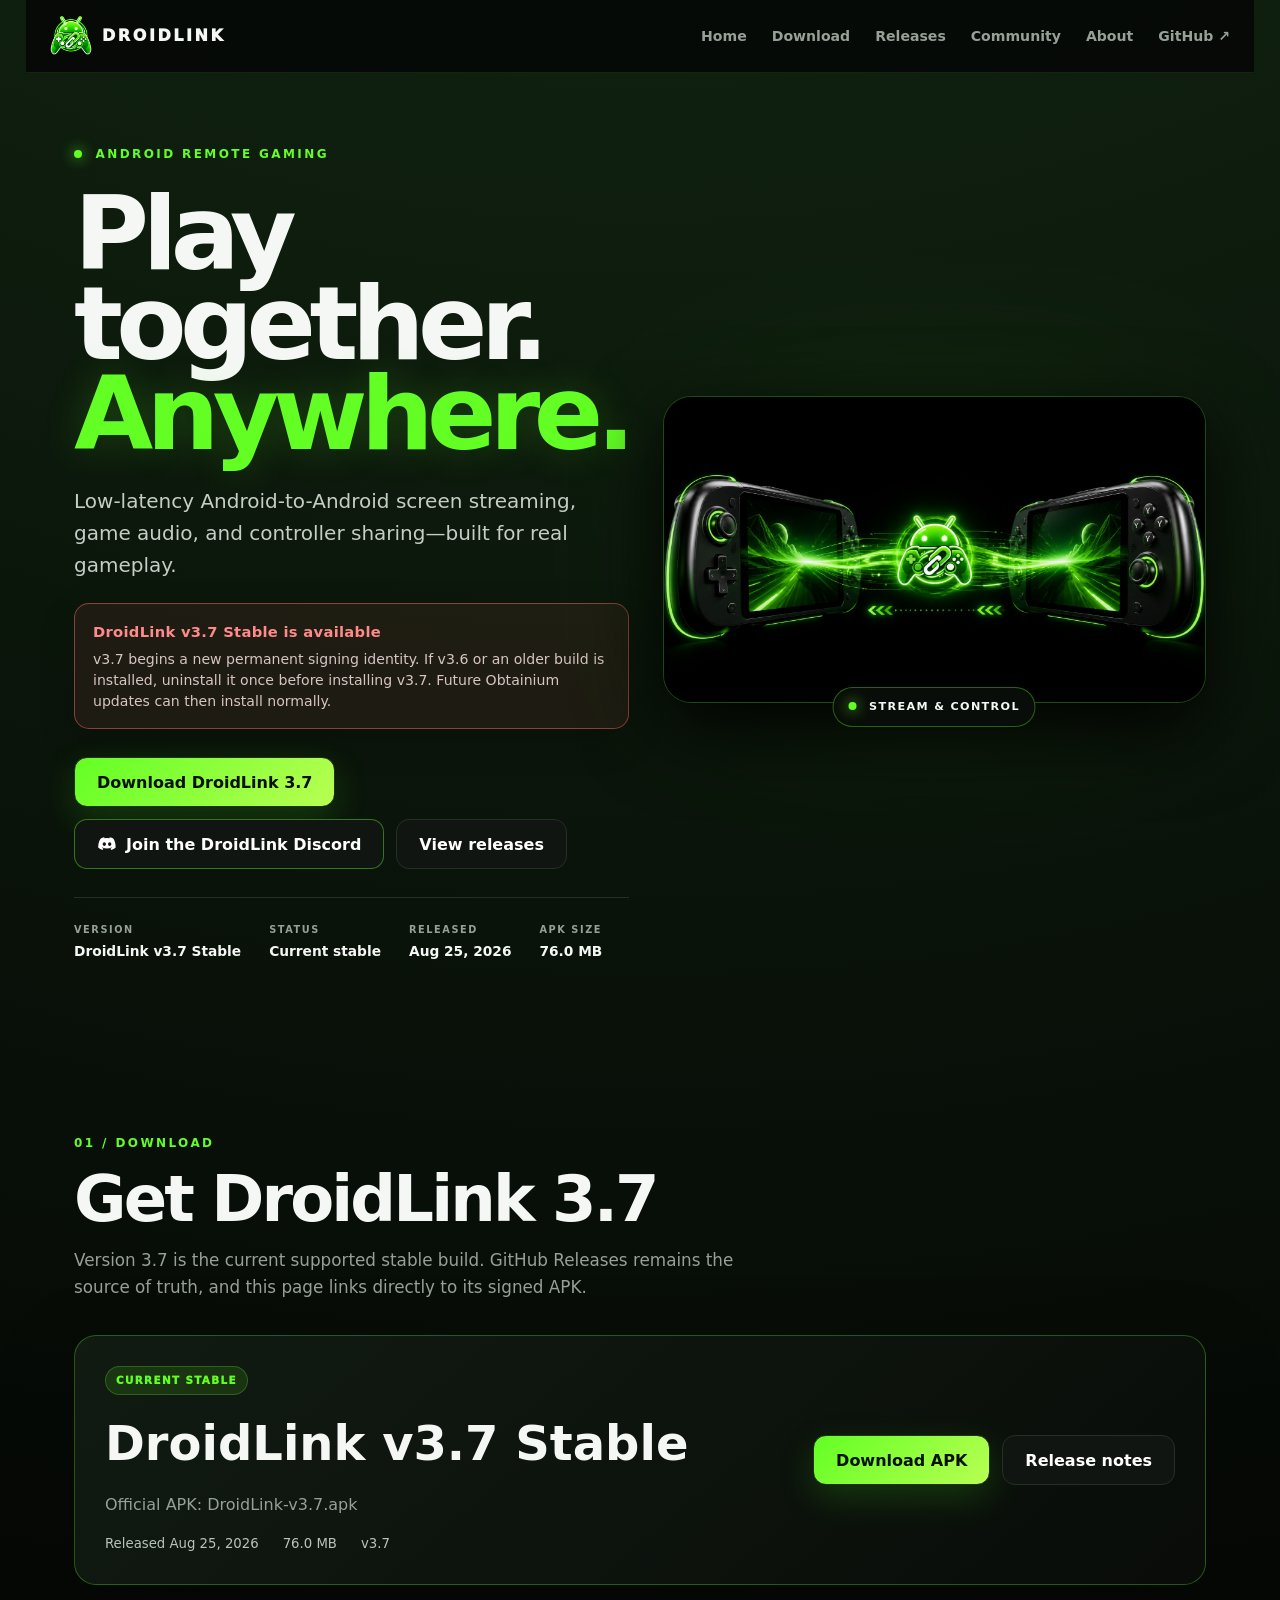
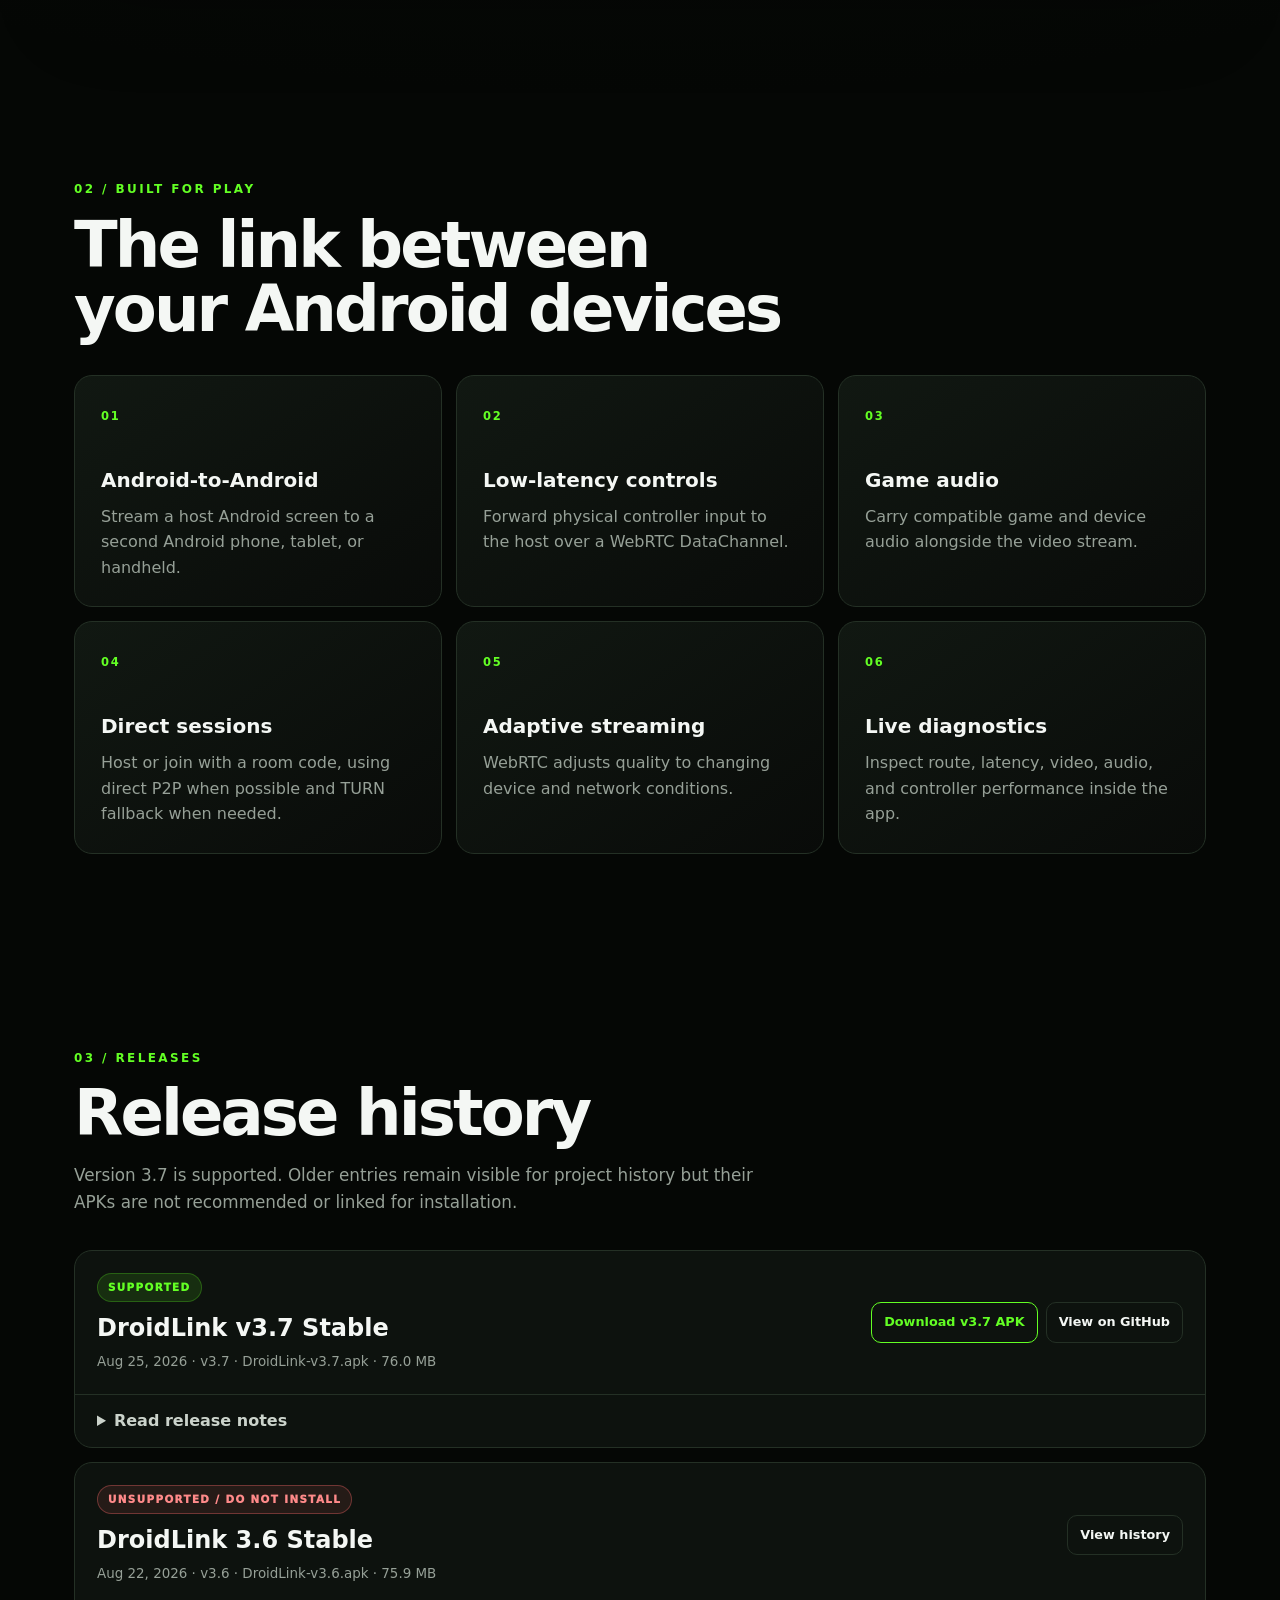
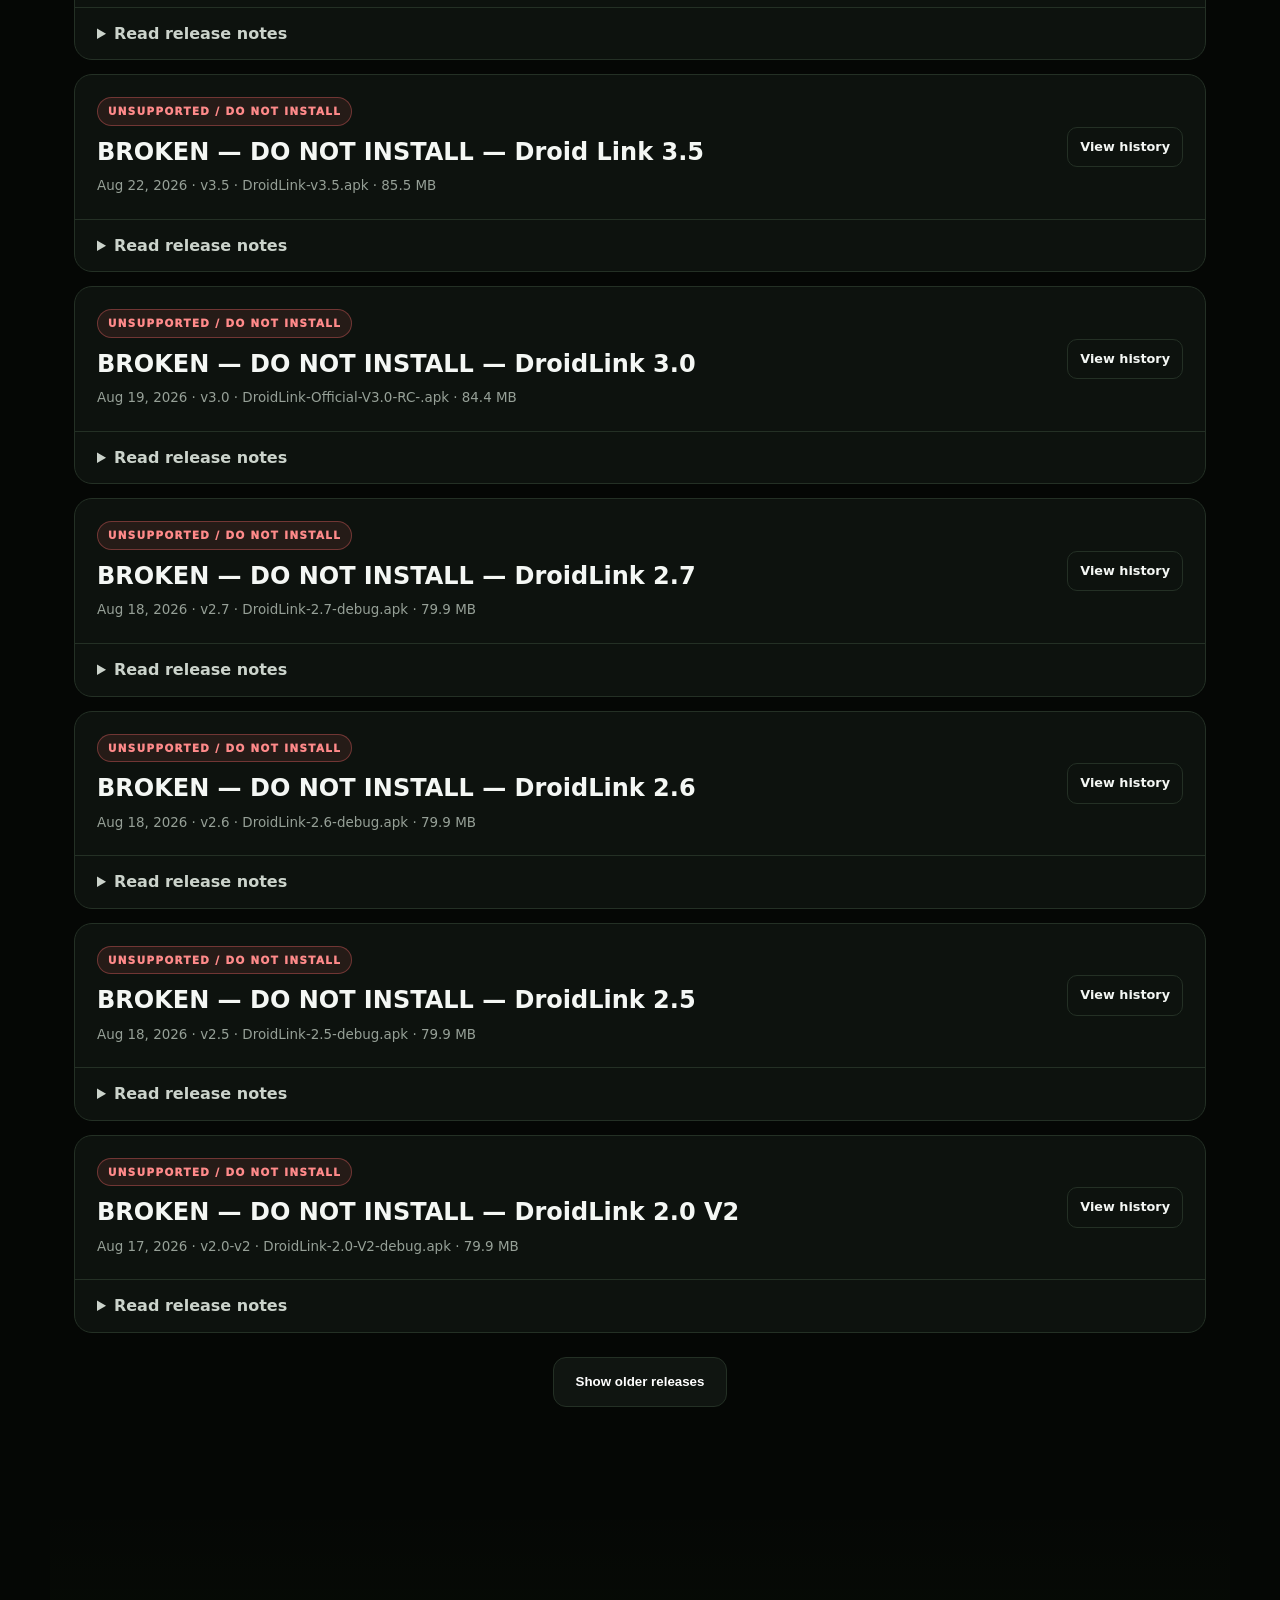
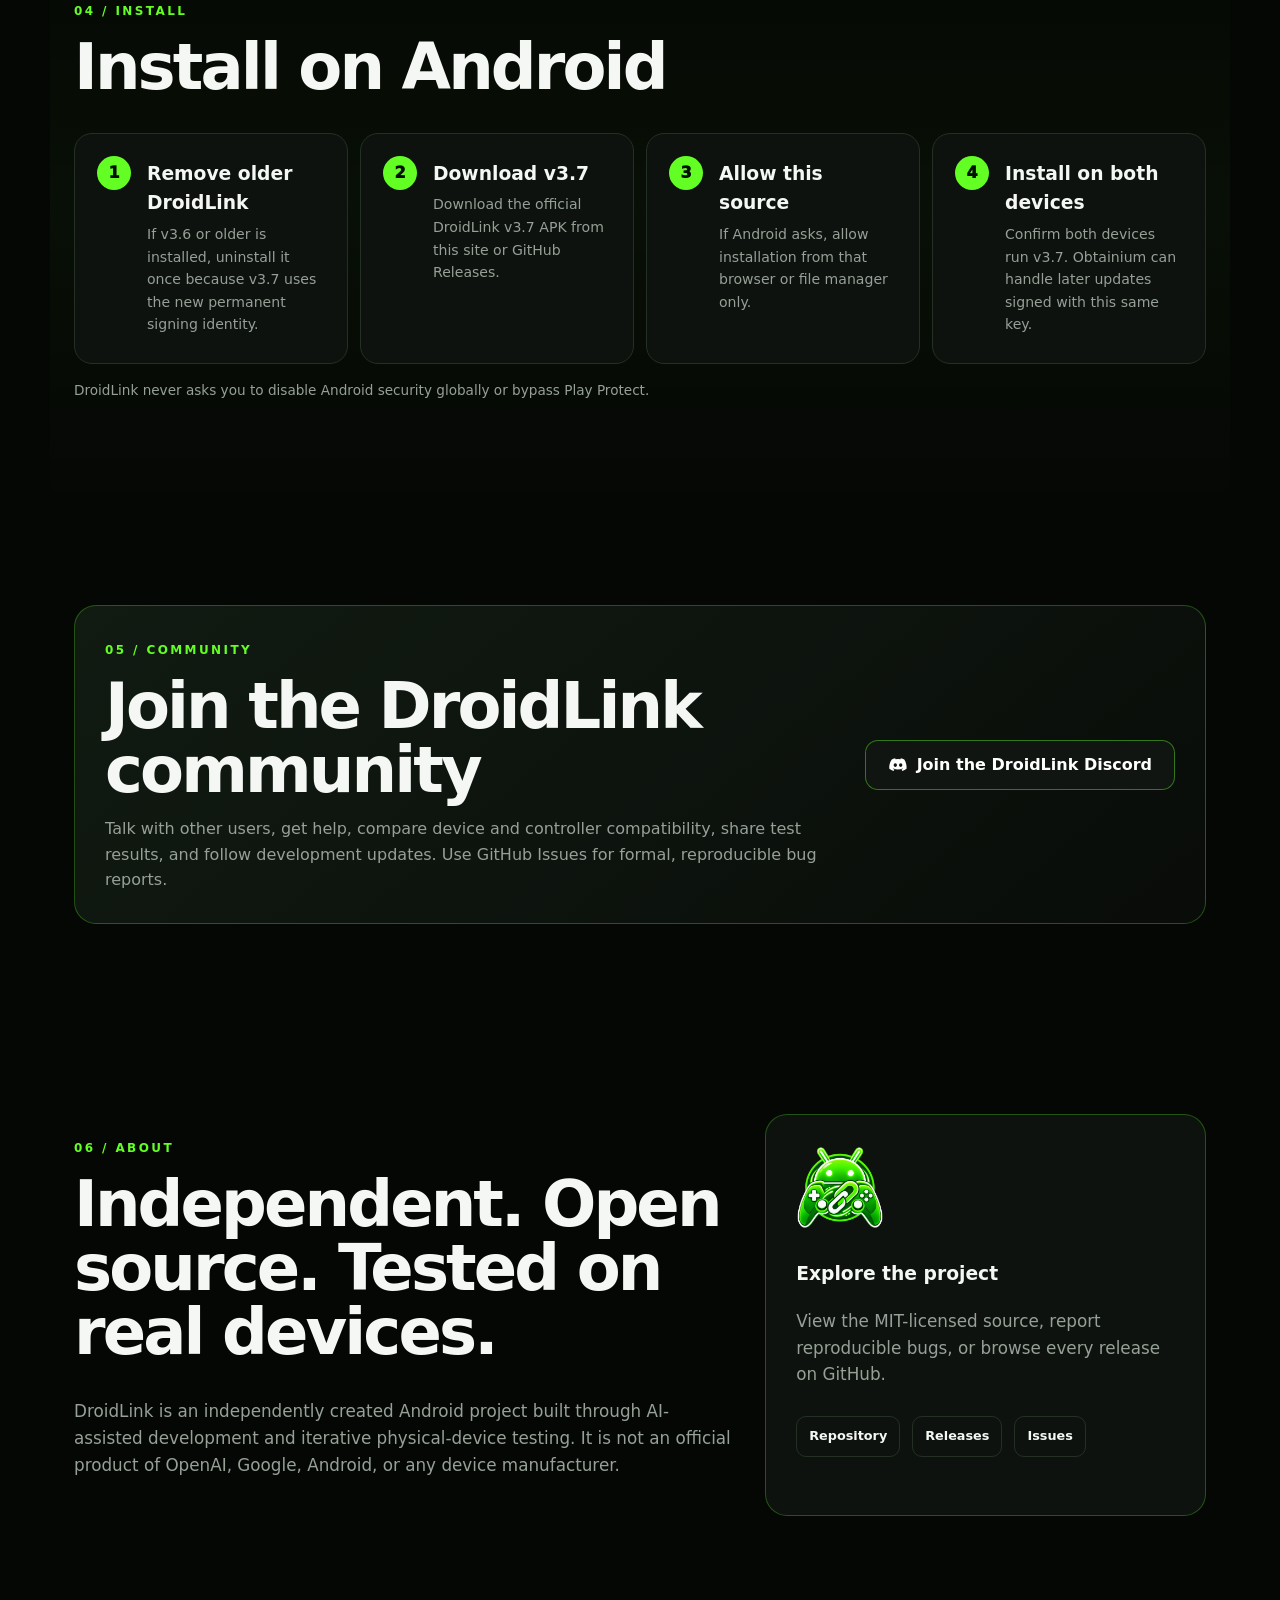
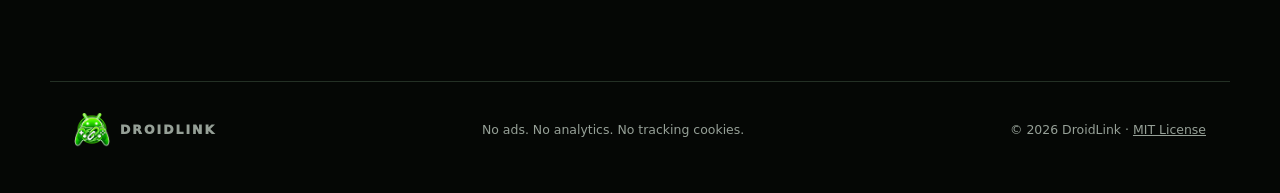
<file: docs/index.html>
<!doctype html>
<html lang="en">
<head>
  <meta charset="utf-8">
  <meta name="viewport" content="width=device-width,initial-scale=1,viewport-fit=cover">
  <meta name="theme-color" content="#050705">
  <meta http-equiv="Content-Security-Policy" content="default-src 'self'; connect-src 'self' https://api.github.com; img-src 'self' data:; style-src 'self'; script-src 'self'; base-uri 'self'; form-action 'none'; frame-ancestors 'none'; upgrade-insecure-requests">
  <meta name="description" content="DroidLink is low-latency Android-to-Android screen streaming, game audio, and controller sharing.">
  <link rel="canonical" href="https://aihoward.github.io/DroidLink/">
  <meta property="og:title" content="DroidLink — Android remote gaming">
  <meta property="og:description" content="Low-latency Android-to-Android screen streaming and controller sharing.">
  <meta property="og:type" content="website">
  <meta property="og:url" content="https://aihoward.github.io/DroidLink/">
  <meta property="og:image" content="assets/droidlink-hero.jpg">
  <meta property="og:image:alt" content="Two Android gaming handhelds connected through DroidLink">
  <meta name="twitter:card" content="summary_large_image">
  <meta name="twitter:title" content="DroidLink — Android remote gaming">
  <meta name="twitter:description" content="Low-latency Android-to-Android screen streaming and controller sharing.">
  <meta name="twitter:image" content="assets/droidlink-hero.jpg">
  <title>DroidLink — Android remote gaming</title>
  <link rel="icon" href="assets/droidlink-logo.png">
  <link rel="stylesheet" href="styles.css">
  <link rel="stylesheet" href="community.css">
  <link rel="stylesheet" href="support-status.css">
  <script src="app.js?v=20260824-1" defer></script>
</head>
<body>
  <a class="skip-link" href="#main">Skip to content</a>
  <header class="site-header">
    <a class="brand" href="#home" aria-label="DroidLink home">
      <img src="assets/droidlink-logo.png" width="42" height="42" alt="">
      <span>DROIDLINK</span>
    </a>
    <button class="menu-toggle" aria-expanded="false" aria-controls="site-nav">Menu</button>
    <nav id="site-nav" aria-label="Main navigation">
      <a href="#home">Home</a><a href="#download">Download</a><a href="#releases">Releases</a><a href="#community">Community</a><a href="#about">About</a>
      <a href="https://github.com/Aihoward/DroidLink" target="_blank" rel="noopener noreferrer">GitHub <span aria-hidden="true">↗</span></a>
    </nav>
  </header>

  <main id="main">
    <section class="hero" id="home">
      <div class="hero-copy">
        <div class="eyebrow"><span class="status-dot"></span> Android remote gaming</div>
        <h1>Play together.<br><span>Anywhere.</span></h1>
        <p class="hero-lede">Low-latency Android-to-Android screen streaming, game audio, and controller sharing—built for real gameplay.</p>
        <aside class="support-alert" aria-labelledby="support-alert-title">
          <strong id="support-alert-title">DroidLink v3.7 Stable is available</strong>
          <p>v3.7 begins a new permanent signing identity. If v3.6 or an older build is installed, uninstall it once before installing v3.7. Future Obtainium updates can then install normally.</p>
        </aside>
        <div class="hero-actions">
          <a class="button button-primary latest-download disabled" href="https://github.com/Aihoward/DroidLink/releases" aria-disabled="true">Checking latest APK…</a>
          <a class="button button-discord" href="https://discord.gg/HdKQpKjWKY" target="_blank" rel="noopener noreferrer">
            <svg aria-hidden="true" viewBox="0 0 24 24" width="20" height="20"><path fill="currentColor" d="M19.5 5.34A16.3 16.3 0 0 0 15.44 4l-.5 1.03a15.1 15.1 0 0 0-5.87 0L8.55 4A16.5 16.5 0 0 0 4.5 5.35C1.93 9.17 1.24 12.9 1.59 16.57a16.5 16.5 0 0 0 4.98 2.5l1.2-1.65a10.8 10.8 0 0 1-1.88-.9l.46-.35c3.63 1.68 7.57 1.68 11.16 0l.47.35c-.6.35-1.24.65-1.9.9l1.2 1.65a16.4 16.4 0 0 0 4.98-2.5c.42-4.25-.72-7.94-2.76-11.23ZM8.77 14.3c-1.1 0-2-1.01-2-2.25s.88-2.26 2-2.26c1.12 0 2.02 1.02 2 2.26 0 1.24-.88 2.25-2 2.25Zm6.46 0c-1.1 0-2-1.01-2-2.25s.88-2.26 2-2.26c1.12 0 2.02 1.02 2 2.26 0 1.24-.88 2.25-2 2.25Z"/></svg>
            Join the DroidLink Discord
          </a>
          <a class="button button-secondary" href="#releases">View releases</a>
        </div>
        <div class="release-summary" aria-live="polite">
          <span><small>VERSION</small><strong id="hero-version">Checking…</strong></span>
          <span><small>STATUS</small><strong id="hero-status">—</strong></span>
          <span><small>RELEASED</small><strong id="hero-date">—</strong></span>
          <span><small>APK SIZE</small><strong id="hero-size">—</strong></span>
        </div>
      </div>
      <div class="hero-art">
        <img src="assets/droidlink-hero.jpg" width="1800" height="1012" alt="Two generic Android gaming handhelds linked by a green DroidLink streaming connection">
        <div class="signal-chip"><span class="status-dot"></span> STREAM &amp; CONTROL</div>
      </div>
    </section>

    <section class="section" id="download">
      <div class="section-heading"><span>01 / DOWNLOAD</span><h2>Get DroidLink 3.7</h2><p>Version 3.7 is the current supported stable build. GitHub Releases remains the source of truth, and this page links directly to its signed APK.</p></div>
      <div id="latest-release" class="featured-release skeleton-card" aria-live="polite">
        <div><span class="badge">CHECKING GITHUB</span><h3>Finding the latest stable release…</h3><p>Release details will appear here.</p></div>
      </div>
      <div id="beta-release" class="beta-callout" hidden></div>
    </section>

    <section class="section" id="features">
      <div class="section-heading"><span>02 / BUILT FOR PLAY</span><h2>The link between your Android devices</h2></div>
      <div class="feature-grid">
        <article><b>01</b><h3>Android-to-Android</h3><p>Stream a host Android screen to a second Android phone, tablet, or handheld.</p></article>
        <article><b>02</b><h3>Low-latency controls</h3><p>Forward physical controller input to the host over a WebRTC DataChannel.</p></article>
        <article><b>03</b><h3>Game audio</h3><p>Carry compatible game and device audio alongside the video stream.</p></article>
        <article><b>04</b><h3>Direct sessions</h3><p>Host or join with a room code, using direct P2P when possible and TURN fallback when needed.</p></article>
        <article><b>05</b><h3>Adaptive streaming</h3><p>WebRTC adjusts quality to changing device and network conditions.</p></article>
        <article><b>06</b><h3>Live diagnostics</h3><p>Inspect route, latency, video, audio, and controller performance inside the app.</p></article>
      </div>
    </section>

    <section class="section" id="releases">
      <div class="section-heading"><span>03 / RELEASES</span><h2>Release history</h2><p>Version 3.7 is supported. Older entries remain visible for project history but their APKs are not recommended or linked for installation.</p></div>
      <div id="release-list" class="release-list" aria-live="polite"><p class="loading">Loading public GitHub releases…</p></div>
      <div class="center"><button id="show-more" class="button button-secondary" hidden>Show older releases</button></div>
    </section>

    <section class="section install-section" id="install">
      <div class="section-heading"><span>04 / INSTALL</span><h2>Install on Android</h2></div>
      <ol class="install-steps">
        <li><span>1</span><div><h3>Remove older DroidLink</h3><p>If v3.6 or older is installed, uninstall it once because v3.7 uses the new permanent signing identity.</p></div></li>
        <li><span>2</span><div><h3>Download v3.7</h3><p>Download the official DroidLink v3.7 APK from this site or GitHub Releases.</p></div></li>
        <li><span>3</span><div><h3>Allow this source</h3><p>If Android asks, allow installation from that browser or file manager only.</p></div></li>
        <li><span>4</span><div><h3>Install on both devices</h3><p>Confirm both devices run v3.7. Obtainium can handle later updates signed with this same key.</p></div></li>
      </ol>
      <p class="safety-note">DroidLink never asks you to disable Android security globally or bypass Play Protect.</p>
    </section>

    <section class="section" id="community">
      <div class="community-card">
        <div>
          <div class="section-heading"><span>05 / COMMUNITY</span><h2>Join the DroidLink community</h2></div>
          <p>Talk with other users, get help, compare device and controller compatibility, share test results, and follow development updates. Use GitHub Issues for formal, reproducible bug reports.</p>
        </div>
        <a class="button button-discord" href="https://discord.gg/HdKQpKjWKY" target="_blank" rel="noopener noreferrer">
          <svg aria-hidden="true" viewBox="0 0 24 24" width="20" height="20"><path fill="currentColor" d="M19.5 5.34A16.3 16.3 0 0 0 15.44 4l-.5 1.03a15.1 15.1 0 0 0-5.87 0L8.55 4A16.5 16.5 0 0 0 4.5 5.35C1.93 9.17 1.24 12.9 1.59 16.57a16.5 16.5 0 0 0 4.98 2.5l1.2-1.65a10.8 10.8 0 0 1-1.88-.9l.46-.35c3.63 1.68 7.57 1.68 11.16 0l.47.35c-.6.35-1.24.65-1.9.9l1.2 1.65a16.4 16.4 0 0 0 4.98-2.5c.42-4.25-.72-7.94-2.76-11.23ZM8.77 14.3c-1.1 0-2-1.01-2-2.25s.88-2.26 2-2.26c1.12 0 2.02 1.02 2 2.26 0 1.24-.88 2.25-2 2.25Zm6.46 0c-1.1 0-2-1.01-2-2.25s.88-2.26 2-2.26c1.12 0 2.02 1.02 2 2.26 0 1.24-.88 2.25-2 2.25Z"/></svg>
          Join the DroidLink Discord
        </a>
      </div>
    </section>

    <section class="section about-grid" id="about">
      <div><div class="section-heading"><span>06 / ABOUT</span><h2>Independent. Open source. Tested on real devices.</h2></div><p>DroidLink is an independently created Android project built through AI-assisted development and iterative physical-device testing. It is not an official product of OpenAI, Google, Android, or any device manufacturer.</p></div>
      <div class="github-card"><img src="assets/droidlink-logo.png" width="88" height="88" alt="DroidLink controller-link logo"><h3>Explore the project</h3><p>View the MIT-licensed source, report reproducible bugs, or browse every release on GitHub.</p><div class="card-actions"><a href="https://github.com/Aihoward/DroidLink" target="_blank" rel="noopener noreferrer">Repository</a><a href="https://github.com/Aihoward/DroidLink/releases" target="_blank" rel="noopener noreferrer">Releases</a><a href="https://github.com/Aihoward/DroidLink/issues" target="_blank" rel="noopener noreferrer">Issues</a></div></div>
    </section>
  </main>

  <footer><a class="brand" href="#home"><img src="assets/droidlink-logo.png" width="36" height="36" alt=""><span>DROIDLINK</span></a><p>No ads. No analytics. No tracking cookies.</p><p>© 2026 DroidLink · <a href="https://github.com/Aihoward/DroidLink/blob/main/LICENSE">MIT License</a></p></footer>
</body>
</html>
</file>
<file: docs/styles.css>
:root{--bg:#050705;--panel:#0d120e;--panel2:#111812;--text:#f4f7f4;--muted:#96a097;--green:#63ff24;--green2:#2cd80d;--line:#243025;--warn:#ffc857;--radius:22px;--max:1180px}*{box-sizing:border-box}html{scroll-behavior:smooth;scroll-padding-top:88px}body{margin:0;background:radial-gradient(circle at 50% -20%,#183518 0,transparent 38%),var(--bg);color:var(--text);font-family:Inter,ui-sans-serif,system-ui,-apple-system,BlinkMacSystemFont,"Segoe UI",sans-serif;line-height:1.6}a{color:inherit}.skip-link{position:fixed;left:1rem;top:-5rem;z-index:99;background:var(--green);color:#041004;padding:.7rem 1rem;border-radius:10px}.skip-link:focus{top:1rem}.site-header{position:sticky;top:0;z-index:20;display:flex;align-items:center;justify-content:space-between;max-width:calc(var(--max) + 48px);margin:auto;padding:15px 24px;background:rgba(5,7,5,.84);backdrop-filter:blur(16px);border-bottom:1px solid rgba(99,255,36,.12)}.brand{display:flex;align-items:center;gap:10px;text-decoration:none;font-weight:950;letter-spacing:.16em}.brand img{object-fit:contain}.site-header nav{display:flex;gap:25px;align-items:center}.site-header nav a{color:var(--muted);font-size:.88rem;text-decoration:none;font-weight:750}.site-header nav a:hover,.site-header nav a:focus-visible{color:var(--green)}.menu-toggle{display:none;background:transparent;border:1px solid var(--line);color:var(--text);padding:.55rem .75rem;border-radius:10px}.hero{min-height:calc(100vh - 74px);max-width:var(--max);margin:auto;padding:72px 24px;display:grid;grid-template-columns:1fr 1.08fr;align-items:center;gap:34px}.eyebrow,.section-heading>span{font-size:.75rem;font-weight:900;letter-spacing:.2em;color:var(--green);text-transform:uppercase}.status-dot{display:inline-block;width:8px;height:8px;margin-right:7px;border-radius:50%;background:var(--green);box-shadow:0 0 14px var(--green)}h1{font-size:clamp(3.5rem,8vw,7rem);line-height:.88;letter-spacing:-.065em;margin:25px 0}h1 span{color:var(--green);text-shadow:0 0 40px rgba(99,255,36,.2)}.hero-lede{font-size:clamp(1rem,2vw,1.25rem);max-width:620px;color:#c5cdc6}.hero-actions,.card-actions{display:flex;flex-wrap:wrap;gap:12px;margin:28px 0}.button{display:inline-flex;align-items:center;justify-content:center;min-height:50px;padding:0 22px;border-radius:13px;border:1px solid var(--line);font-weight:900;text-decoration:none;cursor:pointer;transition:transform .18s,box-shadow .18s,border-color .18s}.button:hover{transform:translateY(-2px)}.button:focus-visible,a:focus-visible,button:focus-visible{outline:3px solid rgba(99,255,36,.55);outline-offset:3px}.button-primary{color:#041004;background:linear-gradient(135deg,var(--green),#b8ff52);box-shadow:0 12px 35px rgba(72,255,24,.17)}.button-secondary{background:#101511;color:#fff}.button.disabled{opacity:.65;pointer-events:none}.release-summary{display:flex;flex-wrap:wrap;gap:28px;padding-top:24px;border-top:1px solid var(--line)}.release-summary span{display:grid;gap:2px}.release-summary small{font-size:.61rem;color:var(--muted);letter-spacing:.16em;font-weight:800}.release-summary strong{font-size:.86rem}.hero-art{position:relative}.hero-art:before{content:"";position:absolute;inset:10%;background:var(--green);filter:blur(100px);opacity:.11}.hero-art img{position:relative;width:100%;height:auto;border-radius:28px;border:1px solid rgba(99,255,36,.2);box-shadow:0 25px 80px #000}.signal-chip{position:absolute;left:50%;bottom:-16px;transform:translateX(-50%);white-space:nowrap;padding:10px 15px;background:#090d09;border:1px solid rgba(99,255,36,.35);border-radius:999px;font-size:.7rem;font-weight:900;letter-spacing:.12em}.section{max-width:var(--max);margin:auto;padding:95px 24px}.section-heading{max-width:720px;margin-bottom:34px}.section-heading h2{font-size:clamp(2.25rem,5vw,4.5rem);line-height:1;margin:12px 0;letter-spacing:-.045em}.section-heading p,.about-grid>div>p{color:var(--muted);font-size:1.05rem}.featured-release{display:grid;grid-template-columns:1fr auto;gap:25px;align-items:center;background:linear-gradient(140deg,#111b12,#090c09);border:1px solid rgba(99,255,36,.3);border-radius:var(--radius);padding:30px;box-shadow:0 25px 80px rgba(0,0,0,.25)}.featured-release h3{font-size:clamp(1.7rem,4vw,3rem);margin:10px 0}.featured-release p{color:var(--muted);margin:0}.badge{display:inline-block;border-radius:999px;padding:5px 10px;font-size:.65rem;font-weight:950;letter-spacing:.13em;background:rgba(99,255,36,.12);color:var(--green);border:1px solid rgba(99,255,36,.24)}.badge.beta{background:rgba(255,200,87,.1);color:var(--warn);border-color:rgba(255,200,87,.25)}.release-meta{display:flex;flex-wrap:wrap;gap:12px 24px;margin-top:16px;color:#bac3ba;font-size:.83rem}.beta-callout{margin-top:18px;padding:20px 24px;border:1px solid rgba(255,200,87,.25);border-radius:16px;background:rgba(255,200,87,.05)}.beta-callout a{color:var(--warn);font-weight:900}.feature-grid{display:grid;grid-template-columns:repeat(3,1fr);gap:14px}.feature-grid article{min-height:220px;padding:26px;border:1px solid var(--line);border-radius:18px;background:linear-gradient(145deg,var(--panel2),#090b09);transition:border-color .2s,transform .2s}.feature-grid article:hover{border-color:rgba(99,255,36,.4);transform:translateY(-3px)}.feature-grid b{color:var(--green);font-size:.72rem;letter-spacing:.16em}.feature-grid h3{margin:36px 0 8px;font-size:1.25rem}.feature-grid p{color:var(--muted);margin:0}.release-list{display:grid;gap:14px}.release-card{border:1px solid var(--line);border-radius:18px;background:var(--panel);overflow:hidden}.release-head{display:grid;grid-template-columns:1fr auto;gap:18px;padding:22px}.release-head h3{margin:7px 0 0;font-size:1.5rem}.release-head p{margin:4px 0 0;color:var(--muted);font-size:.84rem}.release-links{display:flex;flex-wrap:wrap;align-items:center;justify-content:flex-end;gap:8px}.release-links a,.card-actions a{padding:9px 12px;border:1px solid var(--line);border-radius:10px;text-decoration:none;font-weight:800;font-size:.8rem}.release-links a.primary{border-color:var(--green);color:var(--green)}details{border-top:1px solid var(--line)}summary{cursor:pointer;padding:13px 22px;color:#cbd3cb;font-weight:750}.release-notes{padding:0 22px 22px;color:var(--muted);white-space:pre-wrap;font-size:.9rem}.center{text-align:center;margin-top:24px}.install-section{background:linear-gradient(180deg,transparent,rgba(99,255,36,.035),transparent)}.install-steps{list-style:none;padding:0;display:grid;grid-template-columns:repeat(4,1fr);gap:12px}.install-steps li{display:flex;gap:16px;padding:22px;border:1px solid var(--line);border-radius:18px;background:var(--panel)}.install-steps li>span{display:grid;place-items:center;min-width:34px;height:34px;border-radius:50%;background:var(--green);color:#041004;font-weight:950}.install-steps h3{margin:3px 0}.install-steps p{margin:5px 0;color:var(--muted);font-size:.88rem}.safety-note{color:var(--muted);font-size:.85rem}.about-grid{display:grid;grid-template-columns:1.2fr .8fr;gap:30px;align-items:center}.github-card{padding:30px;border:1px solid rgba(99,255,36,.28);border-radius:var(--radius);background:var(--panel)}.github-card p{color:var(--muted)}footer{max-width:var(--max);margin:70px auto 0;padding:30px 24px 45px;border-top:1px solid var(--line);display:flex;align-items:center;justify-content:space-between;gap:20px;color:var(--muted);font-size:.78rem}footer p{margin:0}.loading{color:var(--muted)}@media(max-width:900px){.hero{grid-template-columns:1fr;padding-top:45px}.hero-art{order:-1;max-width:650px;margin:auto}.hero-copy{text-align:center}.hero-lede{margin-inline:auto}.hero-actions,.release-summary{justify-content:center}.feature-grid{grid-template-columns:repeat(2,1fr)}.install-steps{grid-template-columns:repeat(2,1fr)}.about-grid{grid-template-columns:1fr}}@media(max-width:680px){.site-header{padding:11px 16px}.menu-toggle{display:block}.site-header nav{display:none;position:absolute;top:64px;left:12px;right:12px;padding:12px;flex-direction:column;align-items:stretch;background:#0a0d0a;border:1px solid var(--line);border-radius:15px}.site-header nav.open{display:flex}.site-header nav a{padding:10px}.hero{min-height:auto;padding:40px 18px 62px}.hero-art img{border-radius:20px}h1{font-size:clamp(3.35rem,19vw,5rem)}.hero-actions{display:grid}.release-summary{display:grid;grid-template-columns:1fr 1fr;gap:16px}.section{padding:72px 18px}.featured-release,.release-head{grid-template-columns:1fr}.feature-grid,.install-steps{grid-template-columns:1fr}.feature-grid article{min-height:180px}.release-links{justify-content:flex-start}.about-grid{gap:16px}footer{margin-top:20px;flex-direction:column;align-items:flex-start}.signal-chip{font-size:.58rem}}@media(prefers-reduced-motion:reduce){html{scroll-behavior:auto}*{transition:none!important}}
</file>
<file: docs/community.css>
.button-discord {
  gap: 9px;
  background: #101511;
  color: #fff;
  border-color: rgba(99, 255, 36, 0.42);
}

.button-discord:hover {
  border-color: var(--green);
  box-shadow: 0 10px 28px rgba(72, 255, 24, 0.1);
}

.button-discord svg {
  flex: 0 0 auto;
}

.community-card {
  display: grid;
  grid-template-columns: 1fr auto;
  align-items: center;
  gap: 30px;
  padding: 30px;
  border: 1px solid rgba(99, 255, 36, 0.28);
  border-radius: var(--radius);
  background: linear-gradient(140deg, #111b12, #090c09);
}

.community-card .section-heading {
  margin-bottom: 14px;
}

.community-card p {
  max-width: 760px;
  margin: 0;
  color: var(--muted);
}

@media (max-width: 680px) {
  .community-card {
    grid-template-columns: 1fr;
    padding: 24px;
  }

  .community-card .button-discord {
    width: 100%;
  }
}
</file>
<file: docs/support-status.css>
.support-alert {
  max-width: 650px;
  margin: 22px 0 0;
  padding: 16px 18px;
  border: 1px solid rgba(255, 107, 107, 0.48);
  border-radius: 15px;
  background: rgba(255, 107, 107, 0.08);
  box-shadow: 0 12px 36px rgba(0, 0, 0, 0.18);
}

.support-alert strong {
  display: block;
  color: #ff8a8a;
  font-size: 0.92rem;
  letter-spacing: 0.02em;
}

.support-alert p {
  margin: 6px 0 0;
  color: #d7c5c5;
  font-size: 0.88rem;
  line-height: 1.5;
}

.badge.unsupported {
  border-color: rgba(255, 107, 107, 0.35);
  background: rgba(255, 107, 107, 0.1);
  color: #ff8a8a;
}

@media (max-width: 900px) {
  .support-alert {
    margin-inline: auto;
    text-align: left;
  }
}
</file>
